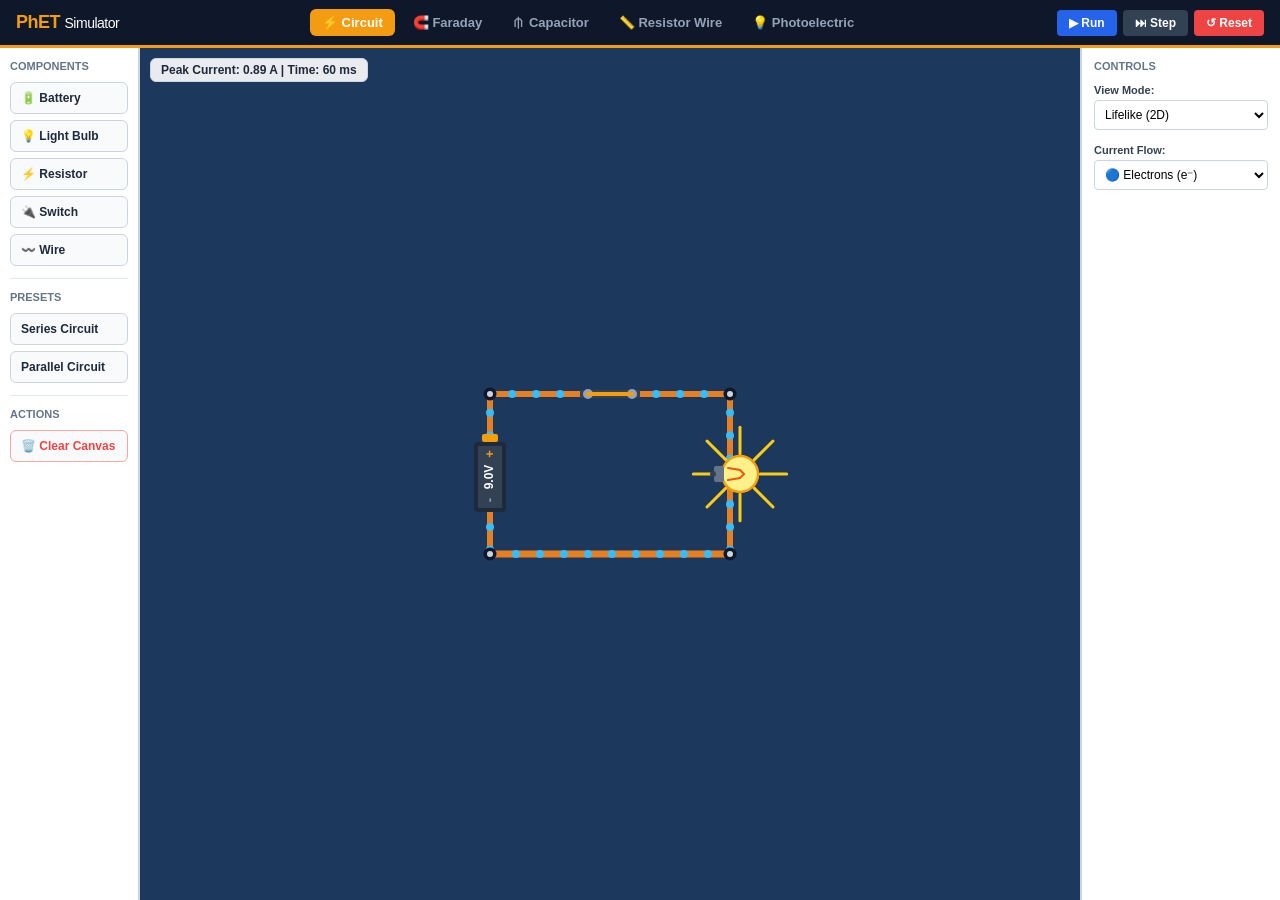
<file: docs/index.html>
<!DOCTYPE html>
<html lang="en">
<head>
  <meta charset="UTF-8">
  <meta name="viewport" content="width=device-width, initial-scale=1.0">
  <title>PhET Hardware Simulator</title>
  <link rel="stylesheet" href="style.css">
</head>
<body>

  <!-- Minimal Header -->
  <header class="navbar">
    <div class="logo">PhET <span class="logo-sub">Simulator</span></div>
    
    <!-- Lab Tabs -->
    <nav class="tabs">
      <button class="tab-btn active" data-lab="circuit">⚡ Circuit</button>
      <button class="tab-btn" data-lab="faraday">🧲 Faraday</button>
      <button class="tab-btn" data-lab="capacitor">⫛ Capacitor</button>
      <button class="tab-btn" data-lab="resistivity">📏 Resistor Wire</button>
      <button class="tab-btn" data-lab="photoelectric">💡 Photoelectric</button>
    </nav>

    <!-- INStep & Reset -->
    <div class="nav-controls">
      <button id="btn-run" class="btn active">▶ Run</button>
      <button id="btn-step" class="btn">⏭ Step</button>
      <button id="btn-reset" class="btn btn-red">↺ Reset</button>
    </div>
  </header>

  <!-- Main View -->
  <div class="main-layout">
    
    <!-- Left Toolbar (For Circuit) -->
    <aside class="sidebar-left" id="sidebar-left">
      <div class="side-title">COMPONENTS</div>
      <button class="tool-btn" data-type="battery">🔋 Battery</button>
      <button class="tool-btn" data-type="bulb">💡 Light Bulb</button>
      <button class="tool-btn" data-type="resistor">⚡ Resistor</button>
      <button class="tool-btn" data-type="switch">🔌 Switch</button>
      <button class="tool-btn" data-type="wire">〰️ Wire</button>
      <hr>
      <div class="side-title">PRESETS</div>
      <button class="preset-btn" data-preset="series">Series Circuit</button>
      <button class="preset-btn" data-preset="parallel">Parallel Circuit</button>
      <hr>
      <div class="side-title">ACTIONS</div>
      <button id="btn-clear" class="tool-btn" style="color: #ef4444; border-color: #fca5a5;">🗑️ Clear Canvas</button>
    </aside>

    <!-- Center Canvas Stage -->
    <main class="canvas-wrap" id="canvas-wrap">
      <canvas id="sim-canvas"></canvas>
      <div class="hud" id="hud">Current: 0.00 A | Time: 0.0 ms</div>

      <!-- PhET Component Tuner Bar -->
      <div class="tuner-bar" id="tuner-bar" style="display: none;">
        <div class="tuner-header">
          <span class="tuner-icon" id="tuner-icon">🔋</span>
          <span class="tuner-label" id="tuner-label">Battery</span>
          <span class="tuner-val-badge" id="tuner-val-badge">9.0 V</span>
        </div>
        <div class="tuner-controls" id="tuner-controls">
          <button id="tuner-btn-minus" class="tuner-small-btn" title="Decrease value">-</button>
          <input type="range" id="tuner-slider" min="0" max="120" step="1" value="9">
          <button id="tuner-btn-plus" class="tuner-small-btn" title="Increase value">+</button>
          <button id="tuner-btn-flip" class="tuner-action-btn" title="Reverse Polarity">⇄ Reverse</button>
          <button id="tuner-btn-toggle" class="tuner-action-btn" title="Toggle switch">Open / Close</button>
          <button id="tuner-btn-split" class="tuner-action-btn" title="Split junction">✂️ Split</button>
          <button id="tuner-btn-del" class="tuner-del-btn" title="Delete selected component">🗑️</button>
        </div>
      </div>
    </main>

    <!-- Right Controls Panel -->
    <aside class="sidebar-right" id="sidebar-right">
      <div class="side-title" id="ctrl-title">CONTROLS</div>

      <!-- Circuit Controls -->
      <div class="ctrl-group" id="group-circuit">
        <label>View Mode:</label>
        <select id="sel-view" class="input-select">
          <option value="real">Lifelike (2D)</option>
          <option value="schematic">Schematic</option>
        </select>
        <label style="margin-top: 10px;">Current Flow:</label>
        <select id="sel-flow" class="input-select">
          <option value="electrons">🔵 Electrons (e⁻)</option>
          <option value="conventional">🟠 Conventional (I)</option>
        </select>
      </div>

      <!-- Faraday Controls -->
      <div class="ctrl-group" id="group-faraday" style="display: none;">
        <label>Coil Loops (N): <span id="val-loops">3</span></label>
        <input type="range" id="rng-loops" min="1" max="4" value="3">
        <p class="hint">Drag the red/blue magnet through the copper coil!</p>
      </div>

      <!-- Capacitor Controls -->
      <div class="ctrl-group" id="group-capacitor" style="display: none;">
        <label>Plate Distance: <span id="val-cap-d">5 mm</span></label>
        <input type="range" id="rng-cap-d" min="2" max="10" value="5">
        <label style="margin-top: 10px;">Voltage: <span id="val-cap-v">1.5 V</span></label>
        <input type="range" id="rng-cap-v" min="0" max="3" step="0.5" value="1.5">
      </div>

      <!-- Resistivity Controls -->
      <div class="ctrl-group" id="group-resistivity" style="display: none;">
        <label>Wire Length: <span id="val-res-l">10 cm</span></label>
        <input type="range" id="rng-res-l" min="2" max="20" value="10">
        <label style="margin-top: 10px;">Thickness Area: <span id="val-res-a">5 mm²</span></label>
        <input type="range" id="rng-res-a" min="1" max="10" value="5">
      </div>

      <!-- Photoelectric Controls -->
      <div class="ctrl-group" id="group-photoelectric" style="display: none;">
        <label>Wavelength: <span id="val-pe-wave">400 nm</span></label>
        <input type="range" id="rng-pe-wave" min="200" max="800" value="400">
        <label style="margin-top: 10px;">Light Intensity: <span id="val-pe-int">60%</span></label>
        <input type="range" id="rng-pe-int" min="0" max="100" value="60">
      </div>
    </aside>

  </div>

  <script src="app.js"></script>
</body>
</html>
</file>
<file: docs/style.css>
/* ==========================================================================
   PhET Hardware Simulator — Clean, Minimal 2D Stylesheet
   ========================================================================== */

* {
  box-sizing: border-box;
  margin: 0;
  padding: 0;
  font-family: -apple-system, BlinkMacSystemFont, "Segoe UI", Roboto, Helvetica, Arial, sans-serif;
  user-select: none;
}

body {
  height: 100vh;
  display: flex;
  flex-direction: column;
  overflow: hidden;
  background-color: #1e293b;
}

/* Header */
.navbar {
  height: 48px;
  background: #0f172a;
  border-bottom: 3px solid #f39c12;
  display: flex;
  align-items: center;
  justify-content: space-between;
  padding: 0 16px;
  color: #fff;
}

.logo {
  font-weight: 800;
  font-size: 18px;
  color: #f39c12;
  letter-spacing: -0.5px;
}

.logo-sub {
  color: #fff;
  font-weight: 500;
  font-size: 14px;
}

.tabs {
  display: flex;
  gap: 6px;
}

.tab-btn {
  background: transparent;
  border: none;
  color: #94a3b8;
  font-size: 13px;
  font-weight: 600;
  padding: 6px 12px;
  border-radius: 6px;
  cursor: pointer;
  transition: 0.15s;
}

.tab-btn:hover {
  color: #fff;
  background: rgba(255, 255, 255, 0.1);
}

.tab-btn.active {
  background: #f39c12;
  color: #fff;
}

.nav-controls {
  display: flex;
  gap: 6px;
}

.btn {
  background: #334155;
  color: #fff;
  border: none;
  padding: 6px 12px;
  font-size: 12px;
  font-weight: 600;
  border-radius: 4px;
  cursor: pointer;
  transition: 0.15s;
}

.btn:hover { background: #475569; }
.btn.active { background: #2563eb; }
.btn-red { background: #ef4444; }
.btn-red:hover { background: #dc2626; }

/* Main Layout */
.main-layout {
  display: flex;
  flex: 1;
  position: relative;
  background: #1c385c; /* PhET Slate Blue Canvas */
}

/* Sidebars */
.sidebar-left {
  width: 140px;
  background: #ffffff;
  border-right: 2px solid #cbd5e1;
  padding: 12px 10px;
  display: flex;
  flex-direction: column;
  gap: 6px;
  overflow-y: auto;
}

.sidebar-right {
  width: 200px;
  background: #ffffff;
  border-left: 2px solid #cbd5e1;
  padding: 12px;
  display: flex;
  flex-direction: column;
  gap: 8px;
  overflow-y: auto;
}

.side-title {
  font-size: 11px;
  font-weight: 800;
  color: #64748b;
  margin-bottom: 4px;
}

hr {
  border: none;
  height: 1px;
  background: #e2e8f0;
  margin: 6px 0;
}

.tool-btn, .preset-btn {
  background: #f8fafc;
  border: 1px solid #cbd5e1;
  padding: 8px 10px;
  font-size: 12px;
  font-weight: 600;
  color: #1e293b;
  border-radius: 6px;
  cursor: pointer;
  text-align: left;
  transition: 0.15s;
}

.tool-btn:hover, .preset-btn:hover {
  background: #fef3c7;
  border-color: #f59e0b;
  transform: translateY(-1px);
}

/* Canvas Area */
.canvas-wrap {
  flex: 1;
  position: relative;
  overflow: hidden;
}

#sim-canvas {
  position: absolute;
  inset: 0;
  width: 100%;
  height: 100%;
  display: block;
}

.hud {
  position: absolute;
  top: 10px;
  left: 10px;
  background: rgba(255, 255, 255, 0.9);
  border: 1px solid #cbd5e1;
  border-radius: 6px;
  padding: 4px 10px;
  font-size: 12px;
  font-weight: 700;
  color: #1e293b;
  pointer-events: none;
}

/* Control Inputs */
.ctrl-group {
  display: flex;
  flex-direction: column;
  gap: 4px;
}

.ctrl-group label {
  font-size: 11px;
  font-weight: 700;
  color: #334155;
  display: flex;
  justify-content: space-between;
}

.input-select {
  width: 100%;
  padding: 6px;
  font-size: 12px;
  border: 1px solid #cbd5e1;
  border-radius: 4px;
  outline: none;
  background: #fff;
}

input[type="range"] {
  width: 100%;
  accent-color: #f39c12;
  cursor: pointer;
  margin-top: 2px;
}

.hint {
  font-size: 11px;
  color: #64748b;
  line-height: 1.4;
  margin-top: 6px;
}

/* Tuner Bar (PhET Bottom Inspector) */
.tuner-bar {
  position: absolute;
  bottom: 16px;
  left: 50%;
  transform: translateX(-50%);
  background: #ffffff;
  border: 2px solid #cbd5e1;
  box-shadow: 0 6px 20px rgba(0, 0, 0, 0.35);
  border-radius: 10px;
  padding: 10px 16px;
  display: flex;
  flex-direction: column;
  gap: 8px;
  z-index: 20;
  min-width: 360px;
  max-width: 480px;
}

.tuner-header {
  display: flex;
  align-items: center;
  gap: 8px;
  font-size: 13px;
  font-weight: 700;
  color: #1e293b;
}

.tuner-icon {
  font-size: 16px;
}

.tuner-label {
  font-weight: 700;
  color: #0f172a;
}

.tuner-val-badge {
  margin-left: auto;
  background: #f1f5f9;
  border: 1px solid #cbd5e1;
  padding: 2px 8px;
  border-radius: 5px;
  color: #0f172a;
  font-weight: 800;
  font-size: 13px;
}

.tuner-controls {
  display: flex;
  align-items: center;
  gap: 8px;
}

.tuner-controls input[type="range"] {
  flex: 1;
  margin-top: 0;
}

.tuner-small-btn {
  background: #f8fafc;
  border: 1px solid #cbd5e1;
  border-radius: 4px;
  width: 26px;
  height: 26px;
  font-weight: bold;
  font-size: 14px;
  cursor: pointer;
  display: flex;
  align-items: center;
  justify-content: center;
  color: #1e293b;
  transition: 0.1s;
}

.tuner-small-btn:hover {
  background: #e2e8f0;
}

.tuner-action-btn {
  background: #f8fafc;
  border: 1px solid #cbd5e1;
  border-radius: 5px;
  padding: 4px 10px;
  font-size: 12px;
  font-weight: 600;
  cursor: pointer;
  color: #1e293b;
  transition: 0.1s;
  white-space: nowrap;
}

.tuner-action-btn:hover {
  background: #e2e8f0;
}

.tuner-del-btn {
  background: #fee2e2;
  border: 1px solid #fca5a5;
  border-radius: 5px;
  padding: 4px 8px;
  font-size: 14px;
  cursor: pointer;
  color: #dc2626;
  transition: 0.1s;
}

.tuner-del-btn:hover {
  background: #fecaca;
  transform: scale(1.05);
}
</file>
